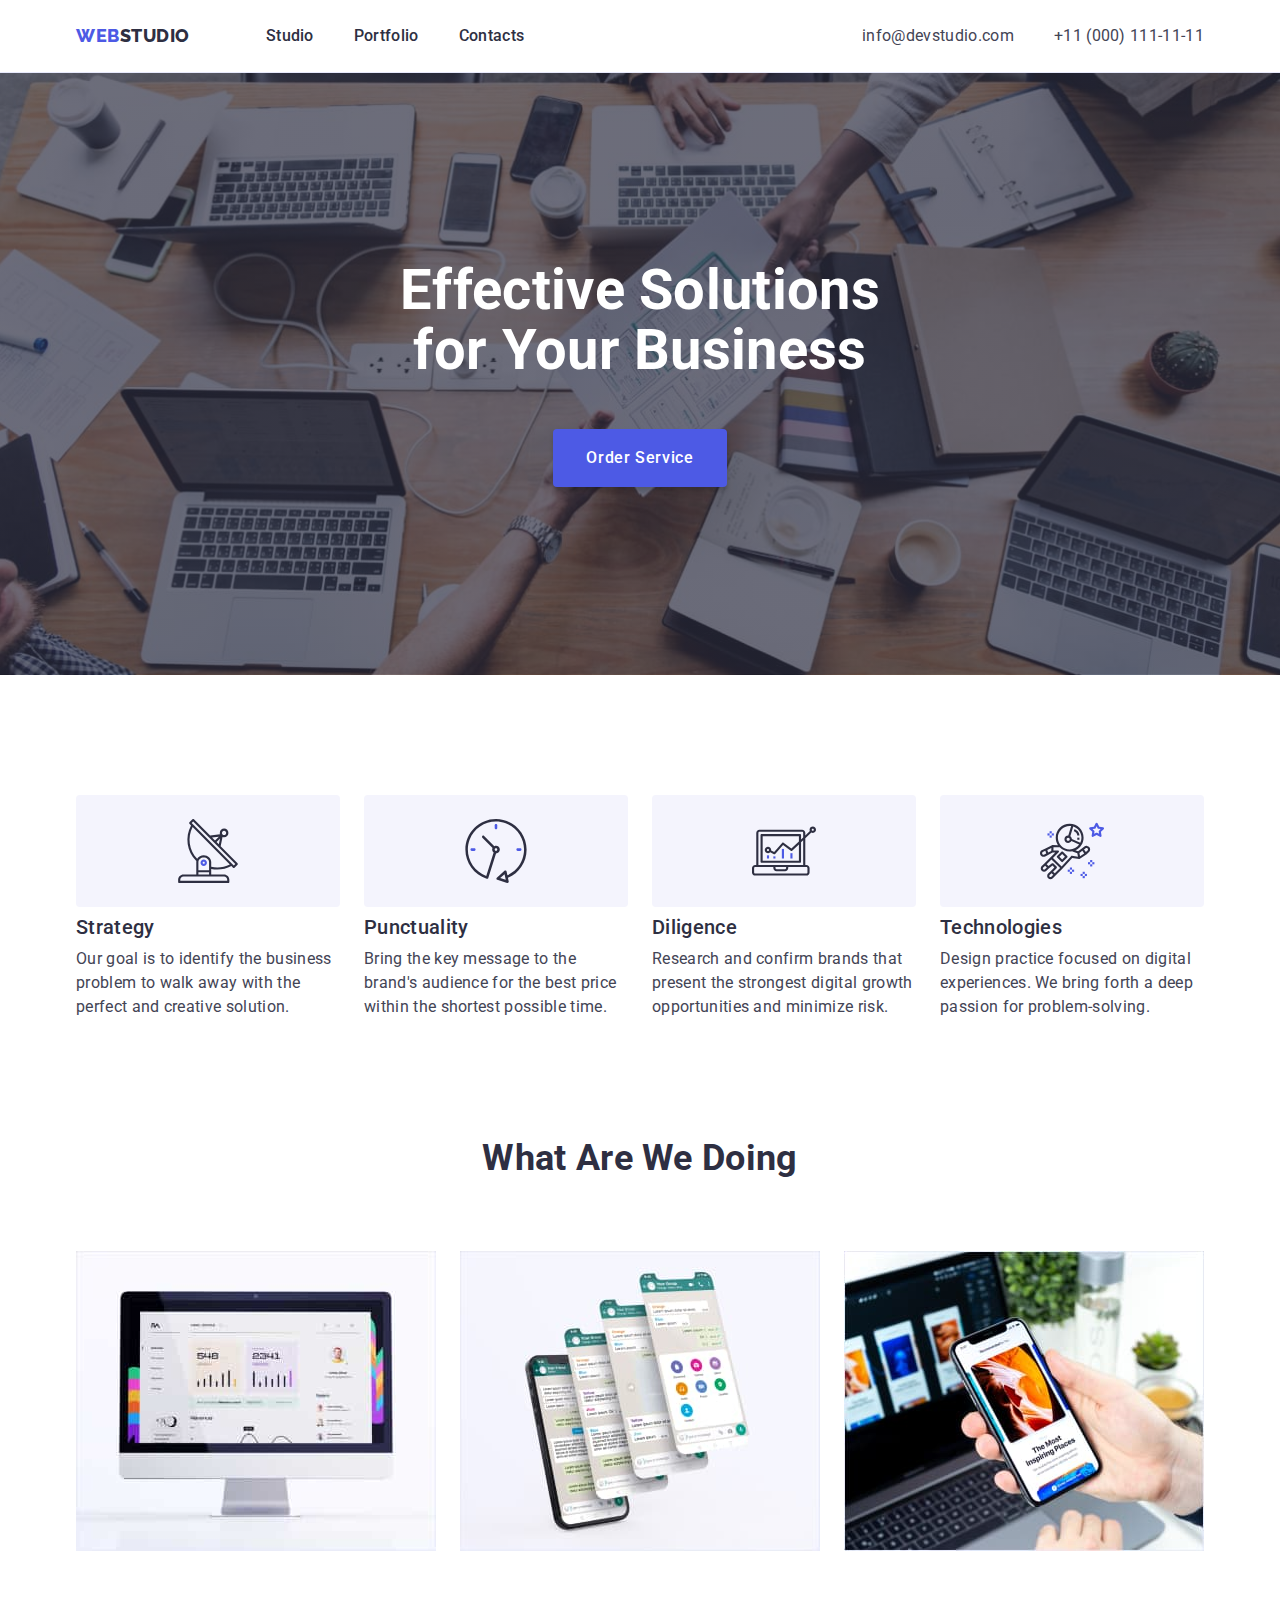
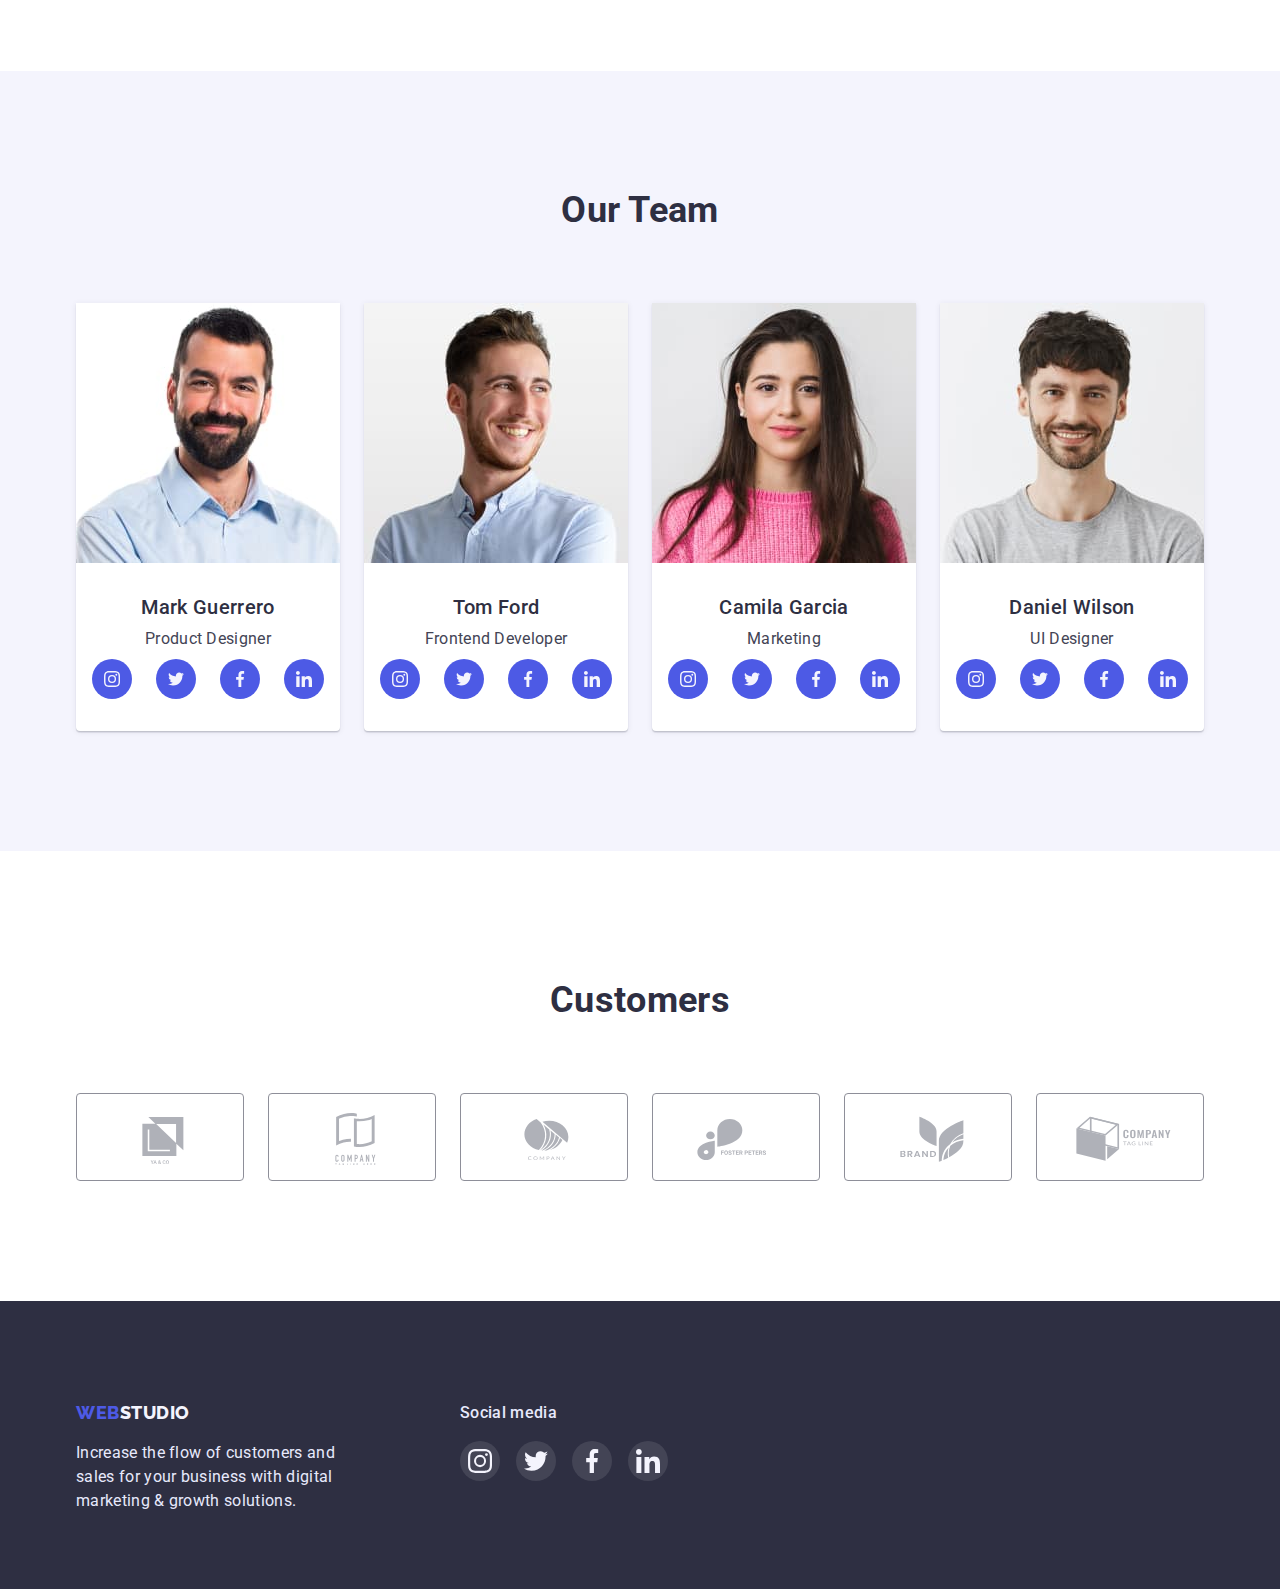
<file: index.html>
<!DOCTYPE html>
<html lang="en">

<head>
	<meta charset="UTF-8" />
	<meta http-equiv="X-UA-Compatible" content="IE=edge" />
	<meta name="viewport" content="width=device-width, initial-scale=1.0" />
	<title>Studio</title>
	<link rel="preconnect" href="https://fonts.googleapis.com" />
	<link rel="preconnect" href="https://fonts.gstatic.com" crossorigin />
	<link href="https://fonts.googleapis.com/css2?family=Raleway:wght@800&family=Roboto:wght@400;500;700;900&display=swap"
		rel="stylesheet" />
	<link rel="stylesheet"
		href="https://cdnjs.cloudflare.com/ajax/libs/modern-normalize/1.1.0/modern-normalize.min.css" />
	<link rel="stylesheet" href="./css/styles.css" />
</head>

<body>
	<!-- Header -->
	<header class="main-header">
		<div class="container main-nav">
			<nav class="site-nav">
				<a class="logo-header" href="./index.html">Web<span class="logo-header-decor">Studio</span></a>
				<ul class="site-nav-list list">
					<li class="item"><a href="./index.html" class="link">Studio</a></li>
					<li class="item">
						<a href="./portfolio.html" class="link">Portfolio</a>
					</li>
					<li class="item"><a href="" class="link">Contacts</a></li>
				</ul>
			</nav>
			<!-- Address -->
			<address>
				<ul class="contacts list">
					<li class="item">
						<a class="contacts-email" href="mailto:info@devstudio.com">info@devstudio.com</a>
					</li>
					<li class="item">
						<a class="contacts-tel" href="tel:+110001111111">+11 (000) 111-11-11</a>
					</li>
				</ul>
			</address>
		</div>
	</header>
	<!-- Hero -->
	<main>
		<section class="hero">
			<div class="container">
				<h1 class="hero-title">Effective Solutions for Your Business</h1>
				<button class="button hero-button pointer" type="button"> Order Service </button>
			</div>
		</section>
		<!-- Specifics -->
		<section class="section">
			<div class="container">
				<h2 class="visually-hidden">Specifics</h2>
				<ul class="specifics-list list">
					<li class="specifics-list-item icon-antena">
						<h3 class="specifics-list-title title">Strategy</h3>
						<p class="specifics-list-text primary-text">
							Our goal is to identify the business problem to walk away with the perfect and creative solution.
						</p>
					</li>
					<li class="specifics-list-item icon-clock">
						<h3 class="specifics-list-title title">Punctuality</h3>
						<p class="specifics-list-text primary-text">
							Bring the key message to the brand's audience for the best price within the shortest possible time.
						</p>
					</li>
					<li class="specifics-list-item icon-diagram">
						<h3 class="specifics-list-title title">Diligence</h3>
						<p class="specifics-list-text primary-text">
							Research and confirm brands that present the strongest digital growth opportunities and minimize risk.
						</p>
					</li>
					<li class="specifics-list-item icom-astronaut">
						<h3 class="specifics-list-title title">Technologies</h3>
						<p class="specifics-list-text primary-text">
							Design practice focused on digital experiences. We bring forth a deep passion for problem-solving.
						</p>
					</li>
				</ul>
			</div>
		</section>
		<!-- What we are doing? -->
		<section class="section no-padding">
			<div class="container">
				<h2 class="section-title centered">What are we doing</h2>
				<ul class="services-list list">
					<li class="services-list-item">
						<img src="./images/img4.jpg" alt="pc image" width="360" height="300" />
					</li>
					<li class="services-list-item">
						<img src="./images/img5.jpg" alt="app marcup" width="360" height="300" />
					</li>
					<li class="services-list-item">
						<img src="./images/img6.jpg" alt="phone image" width="360" height="300" />
					</li>
				</ul>
			</div>
		</section>
		<!-- Team -->
		<section class="section team-section-decor">
			<div class="container">
				<h2 class="section-title centered">Our Team</h2>
				<ul class="team-list list">
					<li class="team-list-item">
						<div class="team-list-image">
							<img src="./images/img.jpg" alt="Mark Guerrero" width="264" height="260" />
						</div>
						<div class="team-list-item-content">
							<h3 class="team-list-title">Mark Guerrero</h3>
							<p class="team-list-text primary-text">Product Designer</p>
							<ul class="team-social-list list">
								<li class="team-social-item">
									<a href="" class="team-social-link"><svg class="team-social-icon" width="16" height="16">
											<use href="./images/svg-icons.svg#icon-instagram"></use>
										</svg></a>
								</li>
								<li class="team-social-item">
									<a href="" class="team-social-link"><svg class="team-social-icon" width="16" height="16">
											<use href="./images/svg-icons.svg#icon-twitter"></use>
										</svg> </a>
								</li>
								<li class="team-social-item">
									<a href="" class="team-social-link"><svg class="team-social-icon" width="16" height="16">
											<use href="./images/svg-icons.svg#icon-facebook"></use>
										</svg>
									</a>
								</li>
								<li class="team-social-item">
									<a href="" class="team-social-link"><svg class="team-social-icon" width="16" height="16">
											<use href="./images/svg-icons.svg#icon-linkedin"></use>
										</svg></a>
								</li>
							</ul>
						</div>
					</li>

					<li class="team-list-item">
						<div class="team-list-image">
							<img src="./images/img1.jpg" alt="Tom Ford" width="264" height="260" />
						</div>
						<div class="team-list-item-content">
							<h3 class="team-list-title">Tom Ford</h3>
							<p class="team-list-text primary-text">Frontend Developer</p>
							<ul class="team-social-list list">
								<li class="team-social-item">
									<a href="" class="team-social-link"><svg class="team-social-icon" width="16" height="16">
											<use href="./images/svg-icons.svg#icon-instagram"></use>
										</svg></a>
								</li>
								<li class="team-social-item">
									<a href="" class="team-social-link"><svg class="team-social-icon" width="16" height="16">
											<use href="./images/svg-icons.svg#icon-twitter"></use>
										</svg></a>
								</li>
								<li class="team-social-item">
									<a href="" class="team-social-link"><svg class="team-social-icon" width="16" height="16">
											<use href="./images/svg-icons.svg#icon-facebook"></use>
										</svg></a>
								</li>
								<li class="team-social-item">
									<a href="" class="team-social-link"><svg class="team-social-icon" width="16" height="16">
											<use href="./images/svg-icons.svg#icon-linkedin"></use>
										</svg></a>
								</li>
							</ul>
						</div>
					</li>

					<li class="team-list-item">
						<div class="team-list-image">
							<img src="./images/img2.jpg" alt="Camila Garcia" width="264" height="260" />
						</div>
						<div class="team-list-item-content">
							<h3 class="team-list-title">Camila Garcia</h3>
							<p class="team-list-text primary-text">Marketing</p>
							<ul class="team-social-list list">
								<li class="team-social-item">
									<a href="" class="team-social-link"><svg class="team-social-icon" width="16" height="16">
											<use href="./images/svg-icons.svg#icon-instagram"></use>
										</svg></a>
								</li>
								<li class="team-social-item">
									<a href="" class="team-social-link"><svg class="team-social-icon" width="16" height="16">
											<use href="./images/svg-icons.svg#icon-twitter"></use>
										</svg>
									</a>
								</li>
								<li class="team-social-item">
									<a href="" class="team-social-link"><svg class="team-social-icon" width="16" height="16">
											<use href="./images/svg-icons.svg#icon-facebook"></use>
										</svg></a>
								</li>
								<li class="team-social-item">
									<a href="" class="team-social-link"><svg class="team-social-icon" width="16" height="16">
											<use href="./images/svg-icons.svg#icon-linkedin"></use>
										</svg></a>
								</li>
							</ul>
						</div>
					</li>

					<li class="team-list-item">
						<div class="team-list-image">
							<img src="./images/img3.jpg" alt="Daniel Wilson" width="264" height="260" />
						</div>
						<div class="team-list-item-content">
							<h3 class="team-list-title">Daniel Wilson</h3>
							<p class="team-list-text primary-text">UI Designer</p>
							<ul class="team-social-list list">
								<li class="team-social-item">
									<a href="" class="team-social-link"><svg class="team-social-icon" width="16" height="16">
											<use href="./images/svg-icons.svg#icon-instagram"></use>
										</svg></a>
								</li>
								<li class="team-social-item">
									<a href="" class="team-social-link"><svg class="team-social-icon" width="16" height="16">
											<use href="./images/svg-icons.svg#icon-twitter"></use>
										</svg></a>
								</li>
								<li class="team-social-item">
									<a href="" class="team-social-link"><svg class="team-social-icon" width="16" height="16">
											<use href="./images/svg-icons.svg#icon-facebook"></use>
										</svg></a>
								</li>
								<li class="team-social-item">
									<a href="" class="team-social-link"><svg class="team-social-icon" width="16" height="16">
											<use href="./images/svg-icons.svg#icon-linkedin"></use>
										</svg></a>
								</li>
							</ul>
						</div>
					</li>
				</ul>
			</div>
		</section>
		<!-- Customers -->
		<section class="customers">
			<div class="container customers-container">
				<h2 class="section-title centered">Customers</h2>
				<ul class="customers-list list">
					<li class="customers-item"><a class="customer-link" href=""><svg class="customer-link-icon" width="106"
								height="56">
								<use href="./images/svg-icons.svg#icon-Logo"></use>
							</svg></a></li>
					<li class="customers-item"><a class="customer-link" href=""><svg class="customer-link-icon" width="106"
								height="56">
								<use href="./images/svg-icons.svg#icon-Logo-1"></use>
							</svg></a></li>
					<li class="customers-item"><a class="customer-link" href=""><svg class="customer-link-icon" width="106"
								height="56">
								<use href="./images/svg-icons.svg#icon-Logo-2"></use>
							</svg></a></li>
					<li class="customers-item"><a class="customer-link" href=""><svg class="customer-link-icon" width="106"
								height="56">
								<use href="./images/svg-icons.svg#icon-Logo-3"></use>
							</svg></a></li>
					<li class="customers-item"><a class="customer-link" href=""><svg class="customer-link-icon" width="106"
								height="56">
								<use href="./images/svg-icons.svg#icon-Logo-4"></use>
							</svg></a></li>
					<li class="customers-item"><a class="customer-link" href=""><svg class="customer-link-icon" width="106"
								height="56">
								<use href="./images/svg-icons.svg#icon-Logo-5"></use>
							</svg></a></li>
				</ul>
			</div>
		</section>
	</main>
	<!-- Footer -->
	<footer class="footer">
		<div class="container footer-main">
			<div class="footer-logo-block">
				<a class="logo-footer" href="./index.html">Web<span class="logo-footer-decor">Studio</span></a>
				<p class="footer-logo-block-text">
					Increase the flow of customers and sales for your business with digital marketing &#38; growth solutions.
				</p>
			</div>
			<div class="social-links-block">
				<p class="footer-text-social-media">Social media</p>
				<ul class="footer-social-list list">
					<li class="footer-social-item">
						<a class="footer-social-link" href="http://"><svg class="footer-social-icon" width="24" height="24">
								<use href="./images/svg-icons.svg#icon-instagram"></use>
							</svg></a>
					</li>
					<li class="footer-social-item">
						<a class="footer-social-link" href="http://"><svg class="footer-social-icon" width="24" height="24">
								<use href="./images/svg-icons.svg#icon-twitter"></use>
							</svg></a>
					</li>
					<li class="footer-social-item">
						<a class="footer-social-link" href="http://"><svg class="footer-social-icon" width="24" height="24">
								<use href="./images/svg-icons.svg#icon-facebook"></use>
							</svg></a>
					</li>
					<li class="footer-social-item">
						<a class="footer-social-link" href="http://"><svg class="footer-social-icon" width="24" height="24">
								<use href="./images/svg-icons.svg#icon-linkedin"></use>
							</svg></a>
					</li>
				</ul>
			</div>
		</div>
	</footer>
</body>

</html>
</file>
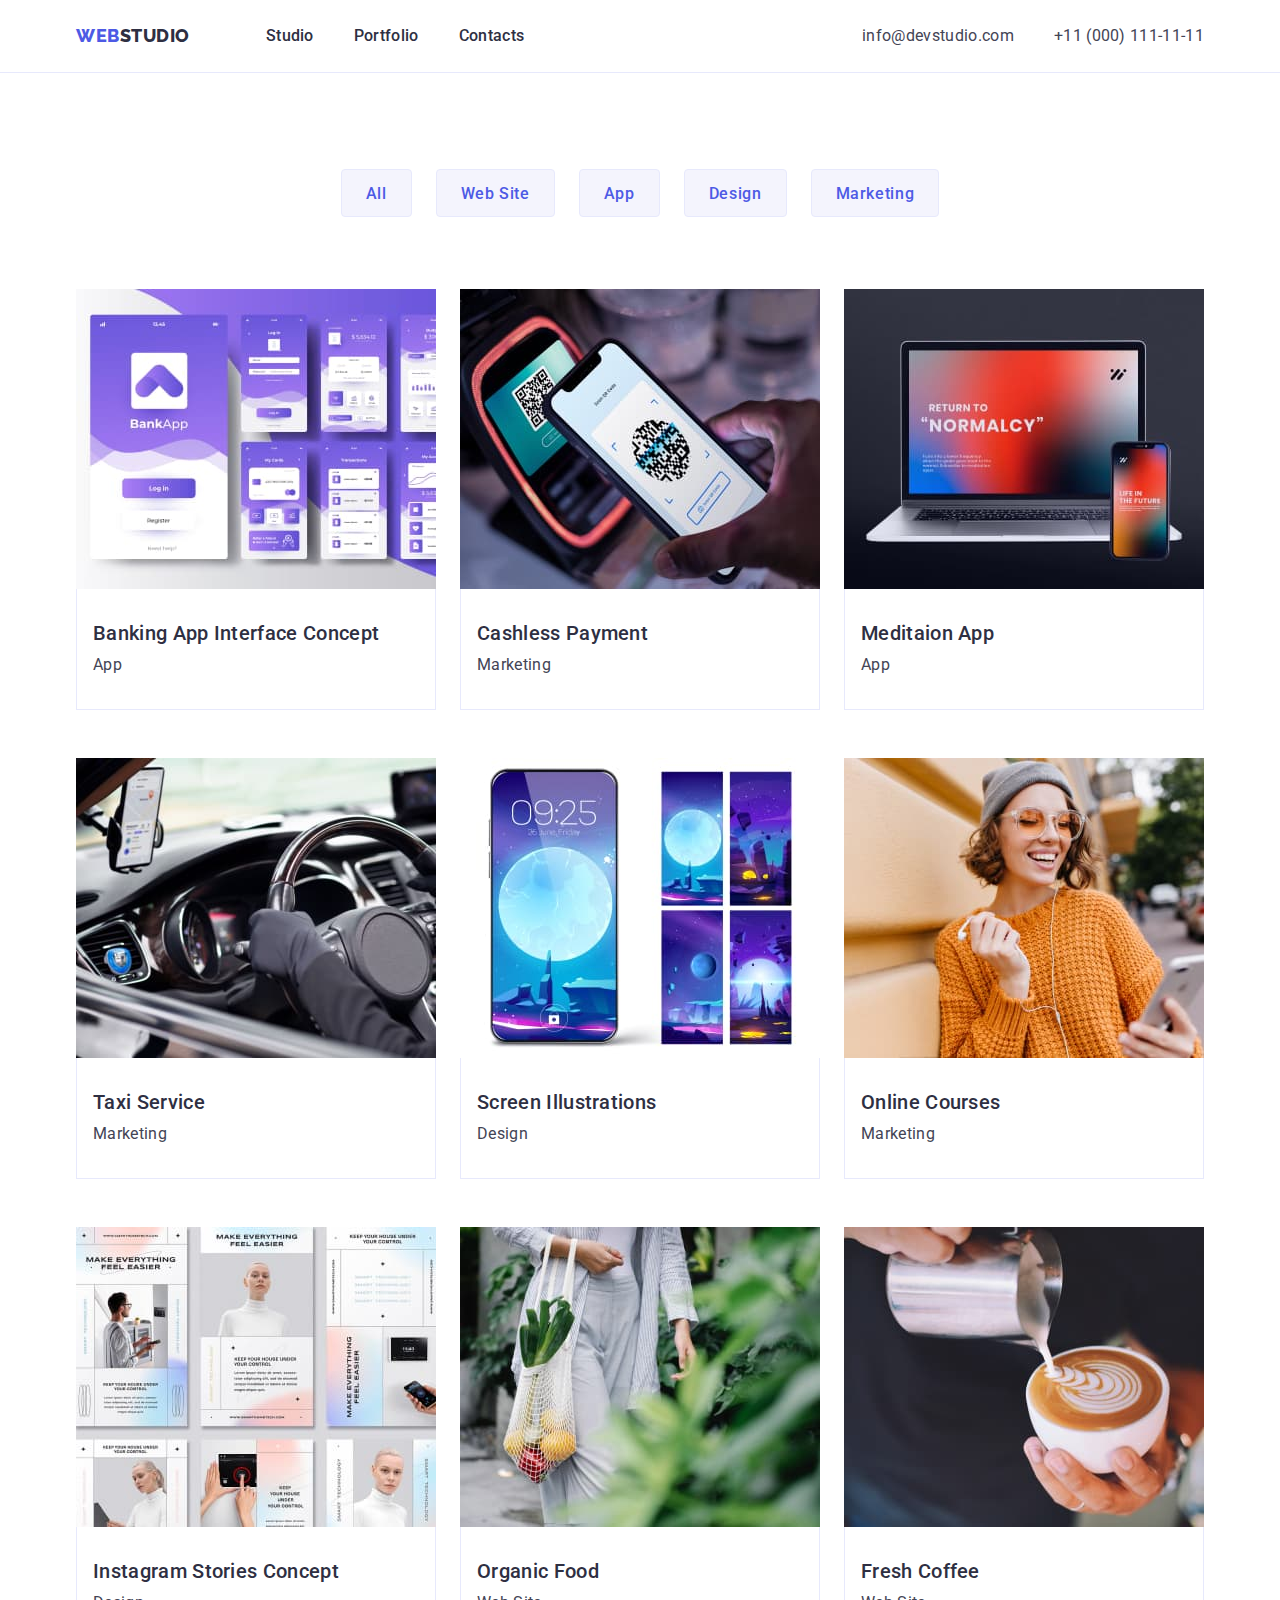
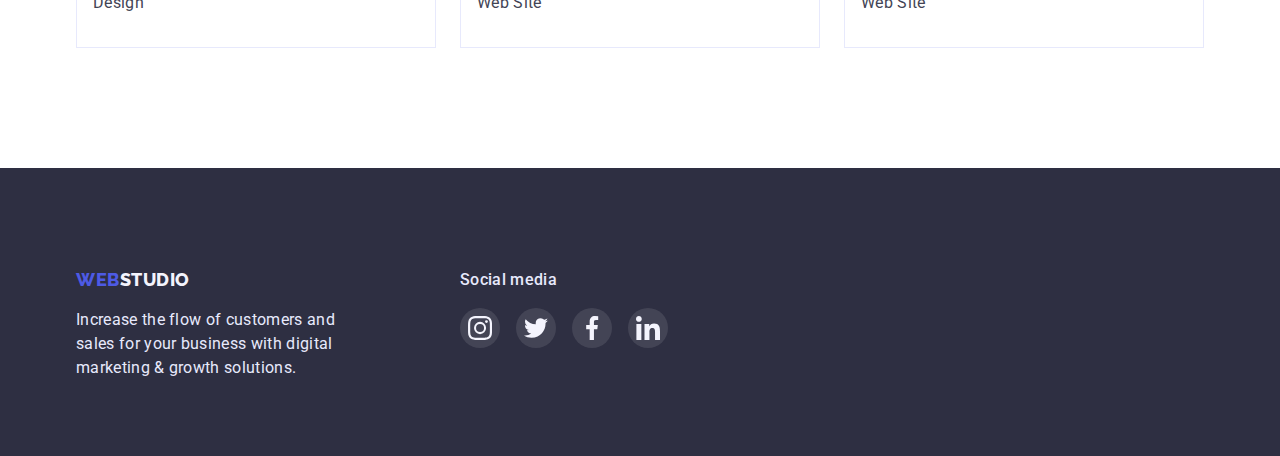
<file: portfolio.html>
<!DOCTYPE html>
<html lang="en">

<head>
	<meta charset="UTF-8" />
	<meta http-equiv="X-UA-Compatible" content="IE=edge" />
	<meta name="viewport" content="width=device-width, initial-scale=1.0" />
	<title>Portfolio</title>
	<link rel="preconnect" href="https://fonts.googleapis.com" />
	<link rel="preconnect" href="https://fonts.gstatic.com" crossorigin />
	<link href="https://fonts.googleapis.com/css2?family=Raleway:wght@800&family=Roboto:wght@400;500;700;900&display=swap"
		rel="stylesheet" />
	<link rel="stylesheet"
		href="https://cdnjs.cloudflare.com/ajax/libs/modern-normalize/1.1.0/modern-normalize.min.css" />
	<link rel="stylesheet" href="./css/styles.css" />
</head>

<body>
	<!-- Header -->
	<header class="main-header">
		<div class="container main-nav">
			<nav class="site-nav">
				<a class="logo-header" href="./index.html">Web<span class="logo-header-decor">Studio</span></a>
				<ul class="site-nav-list list">
					<li class="item"><a href="./index.html" class="link">Studio</a></li>
					<li class="item">
						<a href="./portfolio.html" class="link">Portfolio</a>
					</li>
					<li class="item"><a href="" class="link">Contacts</a></li>
				</ul>
			</nav>
			<!-- Address -->
			<address>
				<ul class="contacts list">
					<li class="item">
						<a class="contacts-email" href="mailto:info@devstudio.com">info@devstudio.com</a>
					</li>
					<li class="item">
						<a class="contacts-tel" href="tel:+110001111111">+11 (000) 111-11-11</a>
					</li>
				</ul>
			</address>
		</div>
	</header>
	<!-- Filter -->
	<main>
		<section class="section portfolio-section">
			<div class="container">
				<h1 class="visually-hidden">Portfolio</h1>
				<ul class="filter-button-list list">
					<li class="filter-button-item">
						<button type="button" class="button filter-button pointer"> All </button>
					</li>
					<li class="filter-button-item">
						<button type="button" class="button filter-button pointer"> Web Site </button>
					</li>
					<li class="filter-button-item">
						<button type="button" class="button filter-button pointer"> App </button>
					</li>
					<li class="filter-button-item">
						<button type="button" class="button filter-button pointer"> Design </button>
					</li>
					<li class="filter-button-item">
						<button type="button" class="button filter-button pointer"> Marketing </button>
					</li>
				</ul>
				<!-- Projects -->
				<ul class="projects-list list">
					<li class="project-list-item">
						<a href="">
							<div class="project-list-image">
								<img src="./images/img7.jpg" alt="bank application marcup" width="360" height="300" />
							</div>
							<div class="project-list-item-content">
								<h3 class="title project-list-title"> Banking App Interface Concept </h3>
								<p class="primary-text project-list-text">App</p>
							</div>
						</a>
					</li>
					<li class="project-list-item">
						<a href="">
							<div class="project-list-image">
								<img src="./images/img8.jpg" alt="cashless payment" width="360" height="300" />
							</div>
							<div class="project-list-item-content">
								<h3 class="title project-list-title">Cashless Payment</h3>
								<p class="primary-text project-list-text">Marketing</p>
							</div>
						</a>
					</li>
					<li class="project-list-item">
						<a href="">
							<div class="project-list-image">
								<img src="./images/img9.jpg" alt="meditaion app design" width="360" height="300" />
							</div>
							<div class="project-list-item-content">
								<h3 class="title project-list-title">Meditaion App</h3>
								<p class="primary-text project-list-text">App</p>
							</div>
						</a>
					</li>
					<li class="project-list-item">
						<a href="">
							<div class="project-list-image">
								<img src="./images/img10.jpg" alt="photo of a taxi car" width="360" height="300" />
							</div>
							<div class="project-list-item-content">
								<h3 class="title project-list-title">Taxi Service</h3>
								<p class="primary-text project-list-text">Marketing</p>
							</div>
						</a>
					</li>
					<li class="project-list-item">
						<a href="">
							<div class="project-list-image">
								<img src="./images/img11.jpg" alt="screen illustration design" width="360" height="300" />
							</div>
							<div class="project-list-item-content">
								<h3 class="title project-list-title">Screen Illustrations</h3>
								<p class="primary-text project-list-text">Design</p>
							</div>
						</a>
					</li>
					<li class="project-list-item">
						<a href="">
							<div class="project-list-image">
								<img src="./images/img12.jpg" alt="girl is holding a phone" width="360" height="300" />
							</div>
							<div class="project-list-item-content">
								<h3 class="title project-list-title">Online Courses</h3>
								<p class="primary-text project-list-text">Marketing</p>
							</div>
						</a>
					</li>
					<li class="project-list-item">
						<a href="">
							<div class="project-list-image">
								<img src="./images/img13.jpg" alt="designs of instagram stories" width="360" height="300" />
							</div>
							<div class="project-list-item-content">
								<h3 class="title project-list-title"> Instagram Stories Concept </h3>
								<p class="primary-text project-list-text">Design</p>
							</div>
						</a>
					</li>
					<li class="project-list-item">
						<a href="">
							<div class="project-list-image">
								<img src="./images/img14.jpg" alt="woman with bag of organic food" width="360" height="300" />
							</div>
							<div class="project-list-item-content">
								<h3 class="title project-list-title">Organic Food</h3>
								<p class="primary-text project-list-text">Web Site</p>
							</div>
						</a>
					</li>
					<li class="project-list-item">
						<a href="">
							<div class="project-list-image">
								<img src="./images/img15.jpg" alt="man is making fresh coffee" width="360" height="300" />
							</div>
							<div class="project-list-item-content">
								<h3 class="title project-list-title">Fresh Coffee</h3>
								<p class="primary-text project-list-text">Web Site</p>
							</div>
						</a>
					</li>
				</ul>
			</div>
		</section>
	</main>
	<!-- footer -->
	<footer class="footer">
		<div class="container footer-main">
			<div class="footer-logo-block">
				<a class="logo-footer" href="./index.html">Web<span class="logo-footer-decor">Studio</span></a>
				<p class="footer-logo-block-text">
					Increase the flow of customers and sales for your business with digital marketing &#38; growth solutions.
				</p>
			</div>
			<div class="social-links-block">
				<p class="footer-text-social-media">Social media</p>
				<ul class="footer-social-list list">
					<li class="footer-social-item">
						<a class="footer-social-link" href="http://"><svg class="footer-social-icon" width="24" height="24">
								<use href="./images/svg-icons.svg#icon-instagram"></use>
							</svg></a>
					</li>
					<li class="footer-social-item">
						<a class="footer-social-link" href="http://"><svg class="footer-social-icon" width="24" height="24">
								<use href="./images/svg-icons.svg#icon-twitter"></use>
							</svg></a>
					</li>
					<li class="footer-social-item">
						<a class="footer-social-link" href="http://"><svg class="footer-social-icon" width="24" height="24">
								<use href="./images/svg-icons.svg#icon-facebook"></use>
							</svg></a>
					</li>
					<li class="footer-social-item">
						<a class="footer-social-link" href="http://"><svg class="footer-social-icon" width="24" height="24">
								<use href="./images/svg-icons.svg#icon-linkedin"></use>
							</svg></a>
					</li>
				</ul>
			</div>
		</div>
	</footer>
</body>

</html>
</file>
<file: css/styles.css>
:root {
	--primary-brand: #4d5ae5;
	--primary-pressed-state: #404bbf;
	--primary-title-text: #2e2f42;
	--primary-text: #434455;
	--primary-white: #fff;
	--primary-bg: #2e2f42;
	--seccess: #31d0aa;
	--subtle-text: #8e8f99;
	--accent: #e7e9fc;
	--light: #f4f4fd;
	--modal-overlay: #2e2f42;
	--card-list-gap: 24px;
	--card-shadow: 0px 1px 6px rgba(46, 47, 66, 0.08), 0px 1px 1px rgba(46, 47, 66, 0.16),
		0px 2px 1px rgba(46, 47, 66, 0.08);
}

html {
	box-sizing: border-box;
}

*,
*::before,
*::after {
	box-sizing: inherit;
}

h1,
h2,
h3,
h4,
h5,
h6,
p {
	margin: 0;
}

img {
	display: block;
	max-width: 100%;
	height: auto;
}

.visually-hidden {
	position: absolute;
	height: 1px;
	margin: -1px;
	border: 0;
	padding: 0;
	white-space: nowrap;
	clip-path: inset(100%);
	clip: rect(0 0 0 0);
	overflow: hidden;
	width: 1px;
}

.list {
	list-style: none;
	margin: 0;
	padding: 0;
}

.centered {
	text-align: center;
}

body {
	background-color: var(--primary-white);
	color: var(--primary-text);
	font-family: "Roboto", sans-serif;
	letter-spacing: 0.02em;
}

.primary-text {
	color: var(--primary-text);
	font-size: 16px;
	line-height: 1.5;
	letter-spacing: 0.02em;
	margin-top: 0;
	margin-bottom: 0;
}

.container {
	margin-left: auto;
	margin-right: auto;
	width: 1158px;
	padding-left: 15px;
	padding-right: 15px;
}

/* HEADER */
.main-header {
	padding-top: 24px;
	padding-bottom: 24px;
	border-bottom: 1px solid #e7e9fc;
	box-shadow: 0px 2px 1px rgba(46, 47, 66, 0.08), 0px 1px 1px rgba(46, 47, 66, 0.16), 0px 1px 6px rgba(46, 47, 66, 0.08);
}

/* LOGO */
.logo-header,
.logo-footer {
	color: var(--primary-brand);
	text-decoration: none;
	font-family: "Raleway", sans-serif;
	text-transform: uppercase;
	font-weight: 800;
	font-size: 18px;
	line-height: 1.33;
	letter-spacing: 0.03em;
}

.logo-header-decor {
	color: var(--primary-title-text);
}

.logo-footer-decor {
	color: var(--light);
}

/* NAV */
.main-nav {
	display: flex;
	align-items: center;
}

.site-nav-list {
	display: flex;
	margin-left: 76px;
}

.site-nav {
	display: flex;
}

address {
	display: flex;
	margin-left: auto;
}

.site-nav-list .item+.item {
	margin-left: 40px;
}

.site-nav-list .link {
	display: block;

	color: var(--primary-title-text);
	text-decoration: none;
	font-weight: 500;
	font-size: 16px;
	line-height: 1.5;
}

.site-nav-list a:hover,
.site-nav-list a:focus {
	color: var(--primary-pressed-state);
}

/* NAV-CONTACTS */
.contacts {
	display: flex;

	font-style: normal;
	list-style: none;
}

.contacts .item+.item {
	margin-left: 40px;
}

.contacts-email,
.contacts-tel {
	display: block;

	color: var(--primary-text);
	text-decoration: none;
}

.contacts-email:hover,
.contacts-email:focus,
.contacts-tel:hover,
.contacts-tel:focus {
	color: var(--primary-pressed-state);
}

/* HERO */
.hero {
	background-color: var(--primary-bg);
	background-image: linear-gradient(to right, rgba(46, 47, 66, 0.7), rgba(46, 47, 66, 0.7)), url(../images/img16.jpg);
	margin-left: auto;
	margin-right: auto;
	max-width: 1440px;
	background-repeat: no-repeat;
	background-position: center;
	background-size: cover;
	padding-bottom: 188px;
	padding-top: 188px;
	text-align: center;
}

.hero-title {
	color: var(--primary-white);
	width: 494px;
	font-weight: 700;
	font-size: 56px;
	line-height: 1.07;
	margin: 0 auto;
	margin-bottom: 48px;
}

/* SECTION  */
.section {
	padding-top: 120px;
	padding-bottom: 120px;
	background-color: var(--primary-white);
}

.portfolio-section {
	padding-top: 96px;
}

.section.no-padding {
	padding-top: 0;
}

.team-section-decor {
	background-color: var(--light);
}

.section-title {
	color: var(--primary-title-text);
	font-weight: 700;
	font-size: 36px;
	line-height: 1.11;
	text-transform: capitalize;
	margin-top: 0;
	margin-bottom: 72px;
}

.section .title,
.team-list-title {
	color: var(--primary-title-text);
	font-weight: 500;
	font-size: 20px;
	line-height: 1.2;
}

.section a {
	text-decoration: none;
}

/* SPECIFICS */
.specifics-list {
	display: flex;
}

.specifics-list-item+.specifics-list-item {
	margin-left: 24px;
}

.specifics-list-item {
	width: 264px;
}

.specifics-list-item::before {
	display: block;
	content: "";
	height: 112px;
	border-radius: 4px;
	background-repeat: no-repeat;
	background-position: center;
	background-color: #f4f4fd;
	margin-bottom: 8px;
}

.icon-antena::before {
	background-image: url(../images/antenna.svg);
}

.icom-astronaut::before {
	background-image: url(../images/astronaut.svg);
}

.icon-clock::before {
	background-image: url(../images/clock.svg);
}

.icon-diagram::before {
	background-image: url(../images/diagram.svg);
}

.specifics-list .title {
	margin-top: 0;
	margin-bottom: 8px;
}

/* WHAT WE ARE DOING? */
.services-list {
	display: flex;
}

.services-list-item+.services-list-item {
	margin-left: 24px;
}

/* TEAM */
.team-section {
	background-color: var(--light);
}

.team-list {
	display: flex;
	flex-wrap: wrap;
	margin-top: calc(-1 * var(--card-list-gap));
	margin-left: calc(-1 * var(--card-list-gap));
}

.team-list-item {
	flex-basis: calc(100% / 4 - 24px);
	margin-left: var(--card-list-gap);
	margin-top: var(--card-list-gap);
	background-color: #fff;
	box-shadow: var(--card-shadow);
	border-radius: 0px 0px 4px 4px;
}

.team-list-title {
	margin-bottom: 8px;
}

.team-list-text {
	margin: 0;
}

.team-list-item-content {
	text-align: center;
	padding: 32px 16px;
}

.team-social-list {
	display: flex;
	justify-content: center;
	gap: 24px;
	margin-top: 8px;
}

.team-social-item {
	width: 40px;
	height: 40px;
}

.team-social-link {
	display: flex;
	justify-content: center;
	align-items: center;
	width: 100%;
	height: 100%;
	border-radius: 50%;
	background-color: var(--primary-brand);
	color: #F4F4FD;
}

.team-social-link:is(:hover, :focus) {
	background-color: var(--primary-pressed-state);
}

.team-social-icon {
	fill: currentColor;
}

/* BUTTONS */
.button {
	align-items: center;
	text-align: center;
	font-family: "Roboto";
	font-style: normal;
	font-weight: 500;
	font-size: 16px;
	line-height: 1.5;
	letter-spacing: 0.04em;
	border-radius: 4px;
	border: 1px solid transparent;
}

.hero-button {
	background-color: var(--primary-brand);
	color: var(--primary-white);
	min-width: 169px;
	box-shadow: 0px 4px 4px rgba(0, 0, 0, 0.15);
	padding: 16px 32px 16px 32px;
}

.hero-button:hover,
.hero-button:focus {
	background-color: var(--primary-pressed-state);
}

.filter-button {
	background-color: var(--light);
	color: var(--primary-brand);
	border: 1px solid var(--accent);
	min-width: 69px;
	height: 48px;
	padding: 12px 24px 12px 24px;
}

.filter-button:hover,
.filter-button:focus {
	background-color: var(--primary-pressed-state);
	color: var(--primary-white);
	box-shadow: 0px 3px 1px rgba(0, 0, 0, 0.1), 0px 2px 1px rgba(0, 0, 0, 0.08), 0px 2px 2px rgba(0, 0, 0, 0.12);
	border: 1px solid var(--primary-pressed-state);
}

.pointer {
	cursor: pointer;
}

.filter-button-list {
	display: flex;
	justify-content: center;
	margin-bottom: 72px;
}

.filter-button-item {
	margin-left: 24px;
}

.filter-button-item:first-child {
	margin-left: 0;
}

/* PROJECTS */
.projects-list {
	display: flex;
	flex-wrap: wrap;
	margin-left: -24px;
	margin-top: -48px;
}

.project-list-item {
	margin-left: 24px;
	margin-top: 48px;
	flex-basis: calc(100% / 3 - 24px);
	background: #ffffff;
}

.project-list-item:is(:hover, :focus) {
	box-shadow: 0px 1px 6px rgba(46, 47, 66, 0.08), 0px 1px 1px rgba(46, 47, 66, 0.16), 0px 2px 1px rgba(46, 47, 66, 0.08);
}

.project-list-item-content {
	display: block;
	padding: 32px 16px;
	border: 1px solid #e7e9fc;
	border-top: 0;
}

.project-list-text {
	margin-top: 8px;
}

/* CUSTOMERS */
.customers-container {
	padding-top: 130px;
	padding-bottom: 120px;
}

.customers-list {
	display: flex;
	justify-content: center;
	align-items: center;
}

.customers-item+.customers-item {
	margin-left: 24px;
}

.customer-link {
	display: block;
	width: 168px;
	height: 88px;
	border: 1px solid #8E8F99;
	border-radius: 4px;
	padding: 16px 32px;
	color: #AFB1B8;
}

.customer-link:is(:hover, :focus) {
	color: var(--primary-pressed-state);
	border: 1px solid var(--primary-pressed-state);
}

.customer-link-icon {
	fill: currentColor;
}

/* FOOTER */
.footer {
	background-color: var(--primary-bg);
	padding-top: 100px;
	padding-bottom: 76px;
}

.footer-main {
	display: flex;
}

.footer-logo-block {
	margin-right: 120px;
}

.footer-logo-block-text {
	color: var(--accent);
	width: 264px;
	font-size: 16px;
	line-height: 1.5;
	margin-top: 16px;
}

.footer-text-social-media {
	color: var(--accent);
	font-weight: 500;
	font-size: 16px;
	line-height: 1.5;
}

.footer-social-list {
	display: flex;
	gap: 16px;
	margin-top: 16px;
}

.footer-social-item {
	width: 40px;
	height: 40px;
}

.footer-social-link {
	display: flex;
	justify-content: center;
	align-items: center;
	width: 100%;
	height: 100%;
	border-radius: 50%;
	background-color: rgba(255, 255, 255, 0.1);
	color: #F4F4FD;
}

.footer-social-link:is(:hover, :focus) {
	background-color: var(--seccess);
}

.footer-social-icon {
	fill: currentColor;
}
</file>
